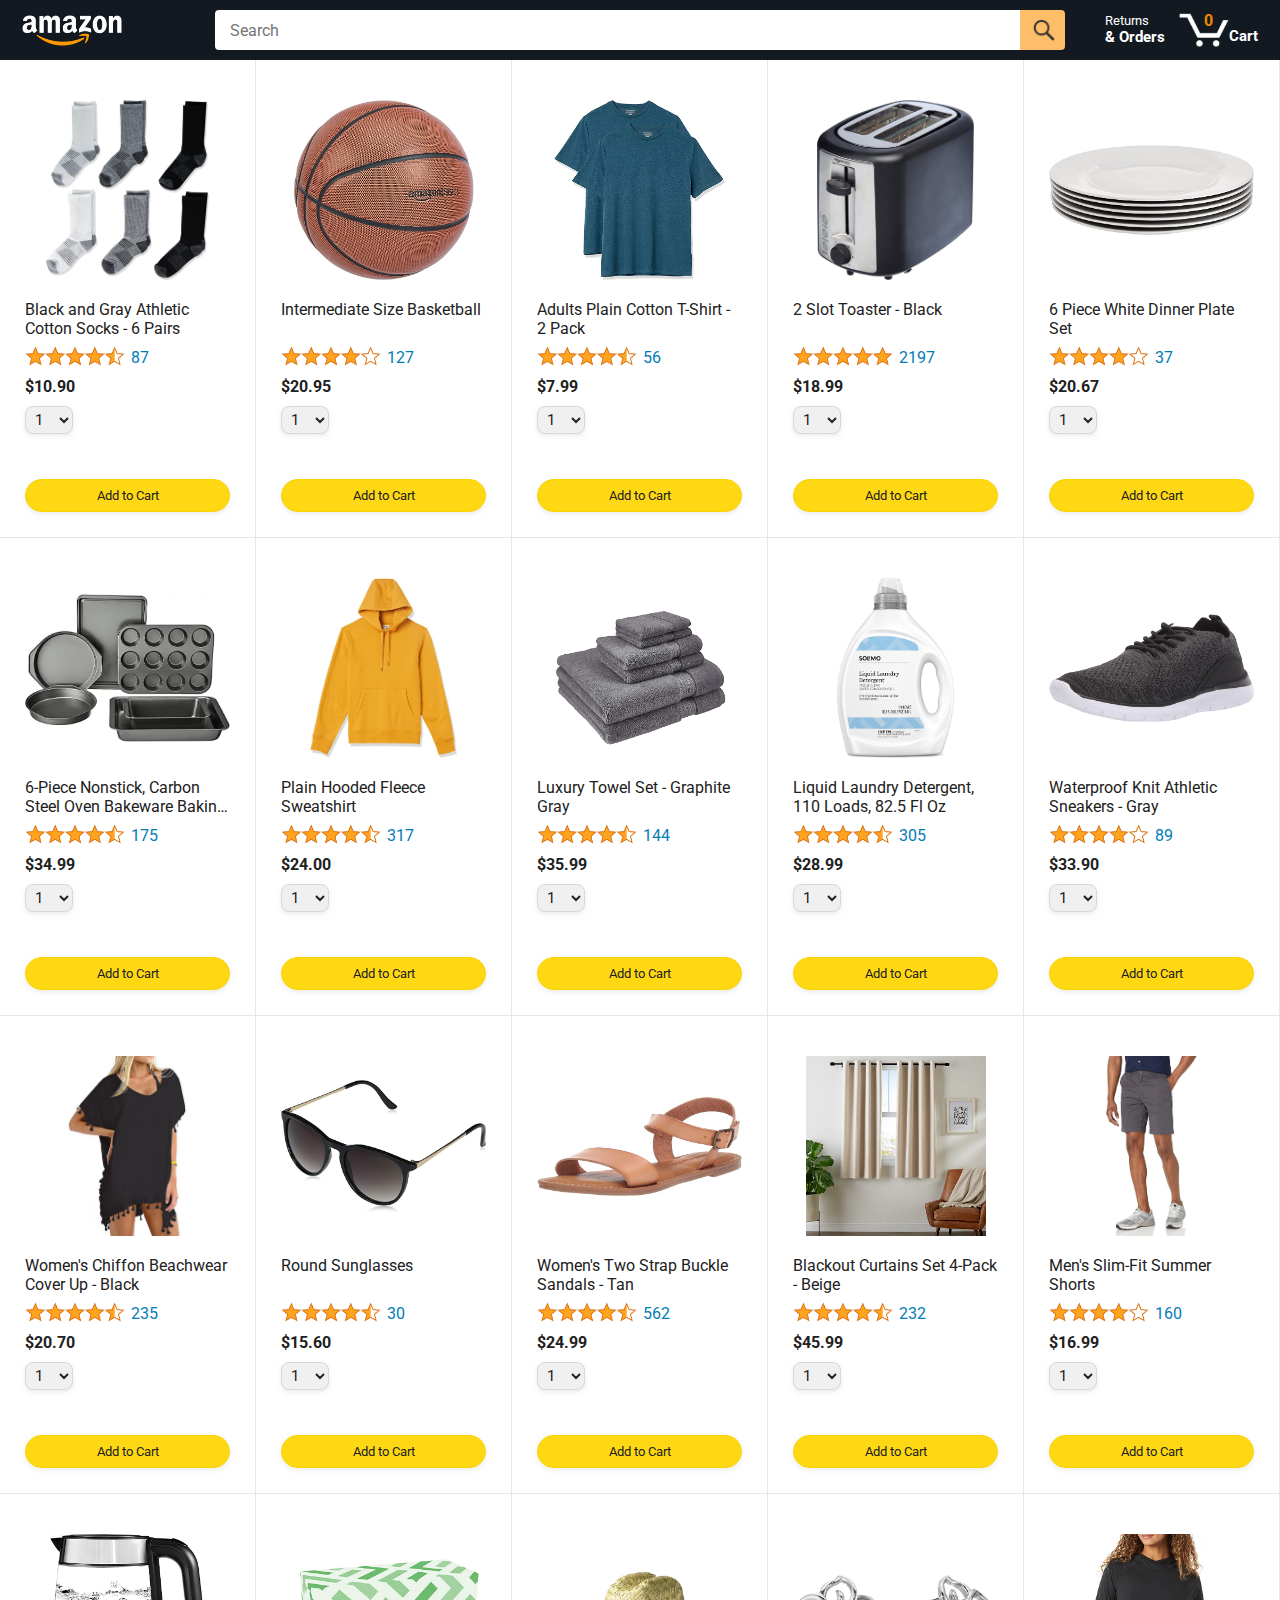
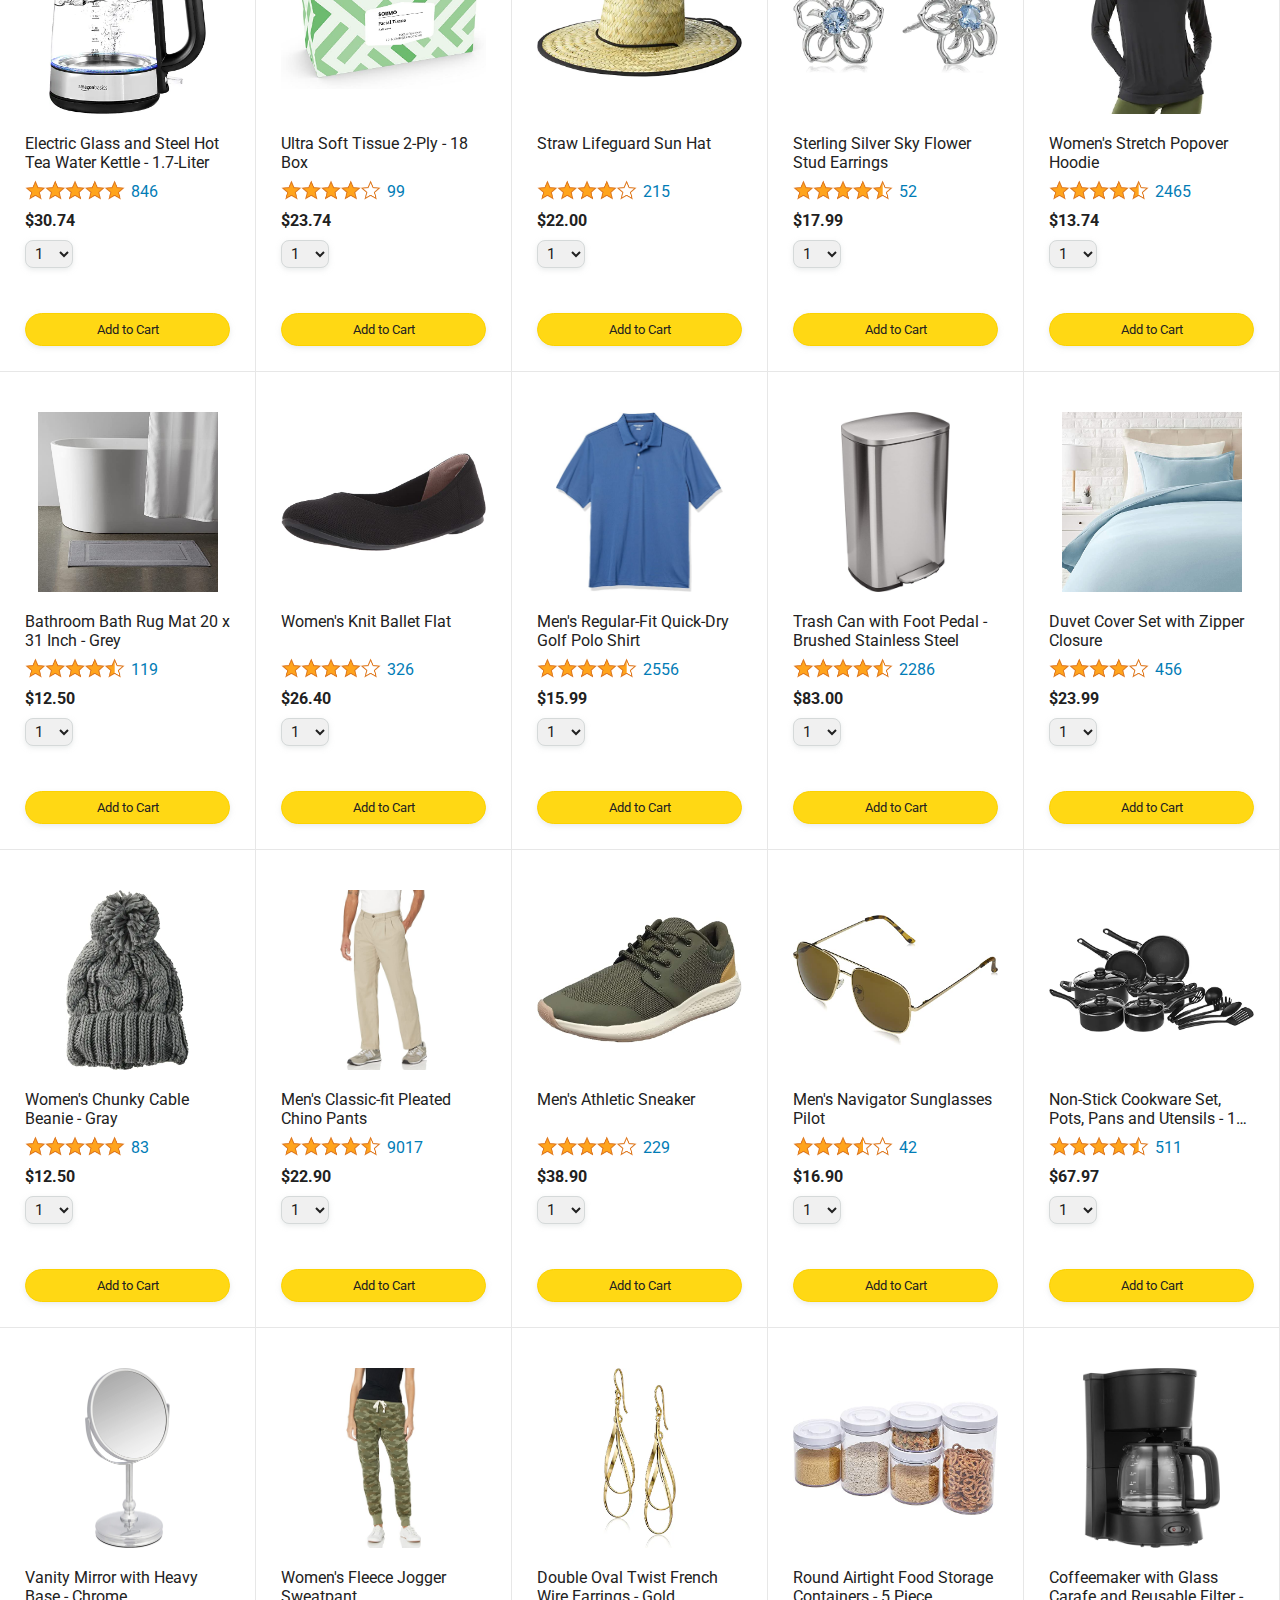
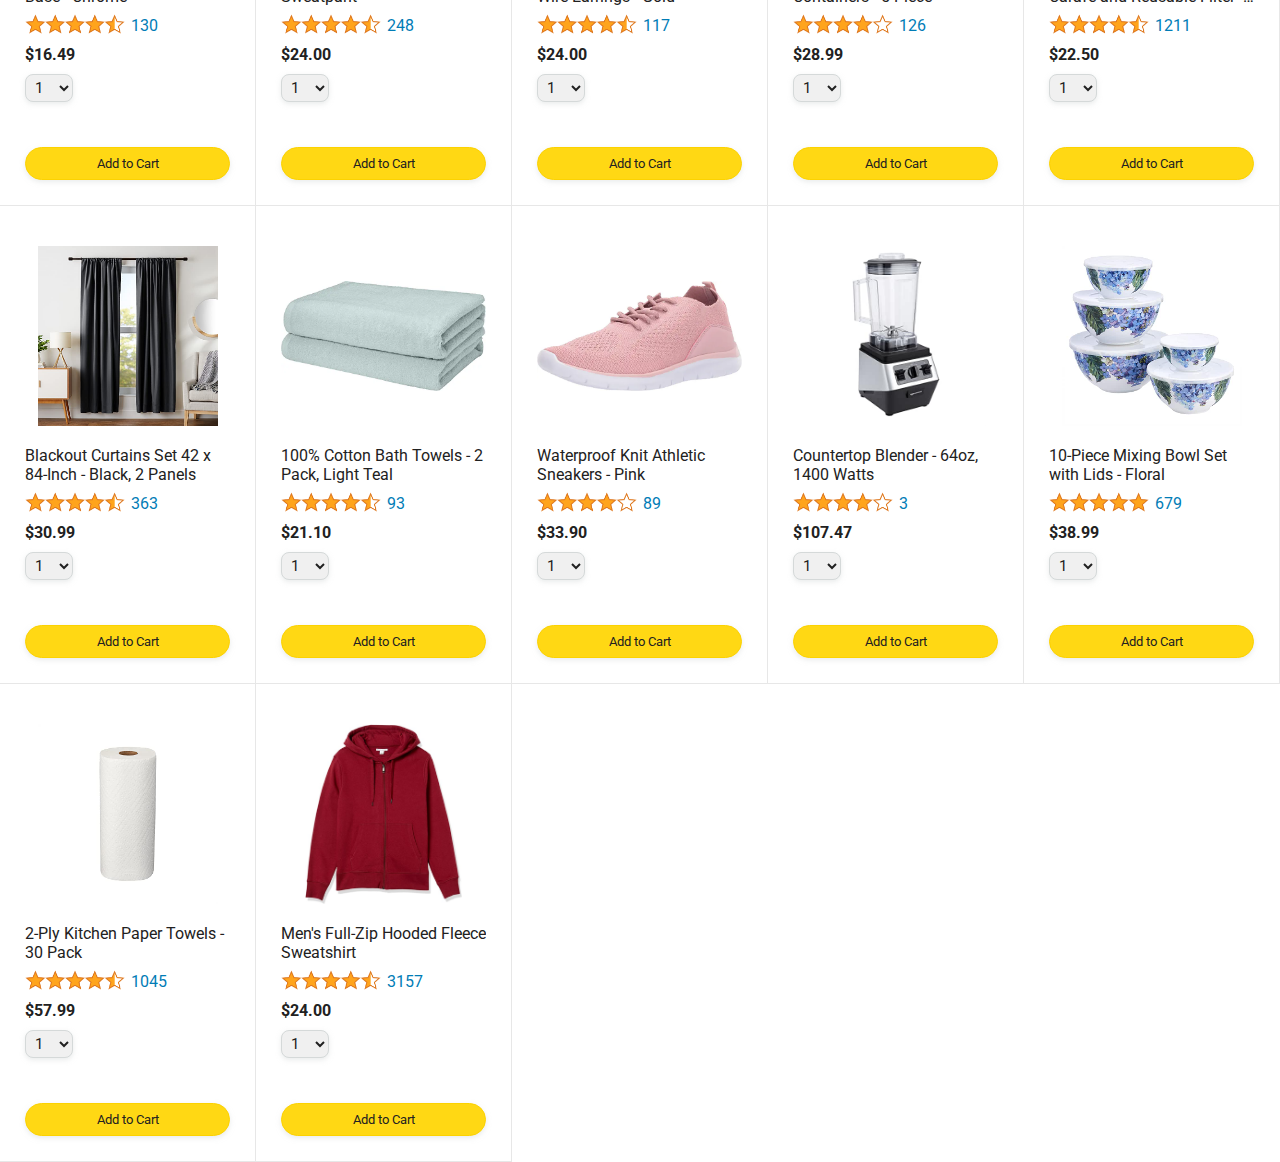
<file: amazon.html>
<!DOCTYPE html>
<html>
  <head>
    <title>Amazon Project</title>

    <!-- This code is needed for responsive design to work.
      (Responsive design = make the website look good on
      smaller screen sizes like a phone or a tablet). -->
    <meta name="viewport" content="width=device-width, initial-scale=1">

    <!-- Load a font called Roboto from Google Fonts. -->
    <link rel="preconnect" href="https://fonts.googleapis.com">
    <link rel="preconnect" href="https://fonts.gstatic.com" crossorigin>
    <link href="https://fonts.googleapis.com/css2?family=Roboto:wght@400;500;700&display=swap" rel="stylesheet">

    <!-- Here are the CSS files for this page. -->
    <link rel="stylesheet" href="styles/shared/general.css">
    <link rel="stylesheet" href="styles/shared/amazon-header.css">
    <link rel="stylesheet" href="styles/pages/amazon.css">
  </head>
  <body>
    <div class="amazon-header">
      <div class="amazon-header-left-section">
        <a href="amazon.html" class="header-link">
          <img class="amazon-logo"
            src="images/amazon-logo-white.png">
          <img class="amazon-mobile-logo"
            src="images/amazon-mobile-logo-white.png">
        </a>
      </div>

      <div class="amazon-header-middle-section">
        <input class="search-bar" type="text" placeholder="Search">

        <button class="search-button">
          <img class="search-icon" src="images/icons/search-icon.png">
        </button>
      </div>

      <div class="amazon-header-right-section">
        <a class="orders-link header-link" href="orders.html">
          <span class="returns-text">Returns</span>
          <span class="orders-text">& Orders</span>
        </a>

        <a class="cart-link header-link" href="checkout.html">
          <img class="cart-icon" src="images/icons/cart-icon.png">
          <div class="cart-quantity js-cart-quantity">0</div>
          <div class="cart-text">Cart</div>
        </a>
      </div>
    </div>

    <div class="main">
      <div class="products-grid js-products-grid">
      </div>
    </div>

    
    <script type="module" src="scripts/amazon.js"></script>
  </body>
</html>
</file>
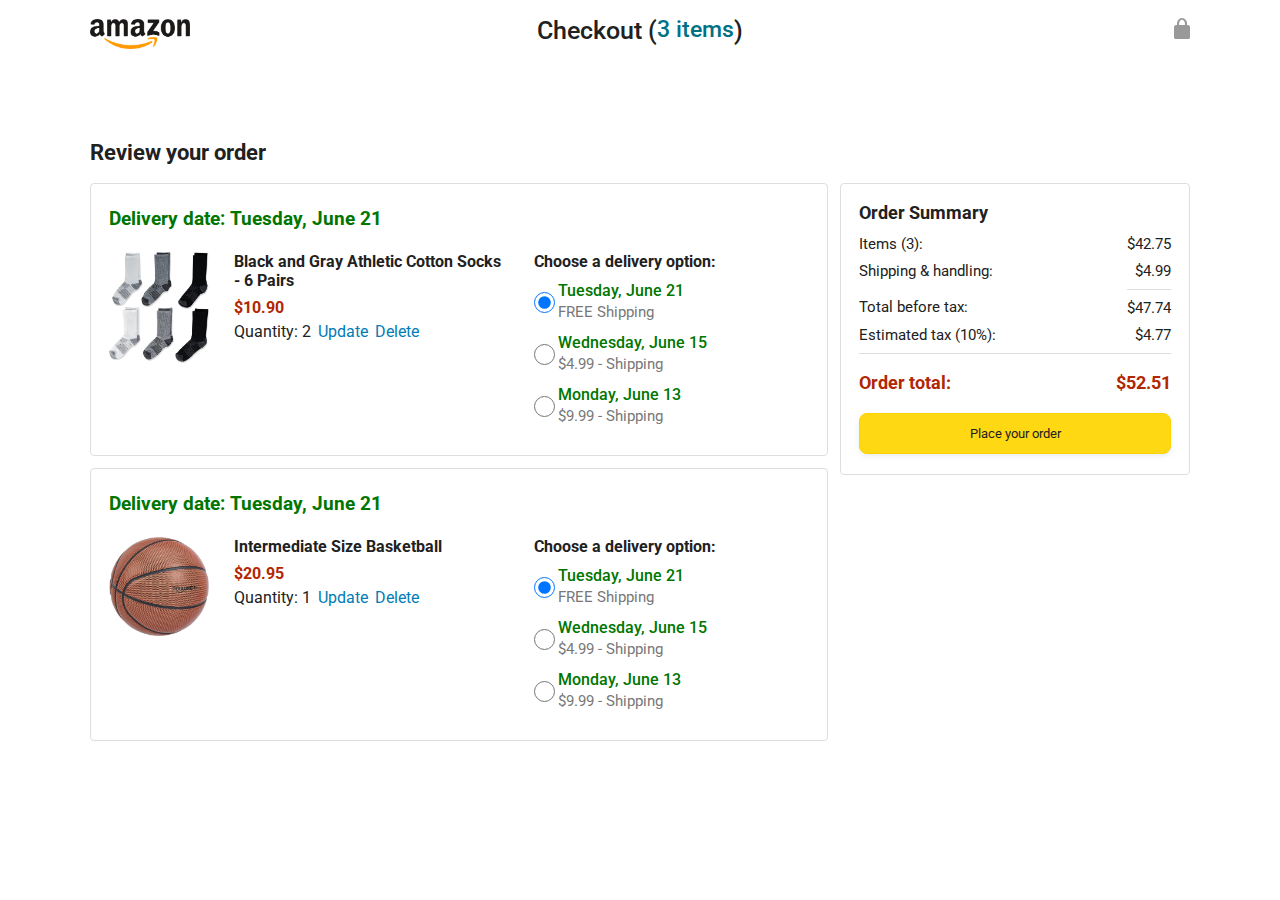
<file: checkout.html>
<!DOCTYPE html>
<html>
  <head>
    <title>Checkout</title>

    <!-- This code is needed for responsive design to work.
      (Responsive design = make the website look good on
      smaller screen sizes like a phone or a tablet). -->
    <meta name="viewport" content="width=device-width, initial-scale=1">

    <!-- Load a font called Roboto from Google Fonts. -->
    <link rel="preconnect" href="https://fonts.googleapis.com">
    <link rel="preconnect" href="https://fonts.gstatic.com" crossorigin>
    <link href="https://fonts.googleapis.com/css2?family=Roboto:wght@400;500;700&display=swap" rel="stylesheet">

    <!-- Here are the CSS files for this page. -->
    <link rel="stylesheet" href="styles/shared/general.css">
    <link rel="stylesheet" href="styles/pages/checkout/checkout-header.css">
    <link rel="stylesheet" href="styles/pages/checkout/checkout.css">
  </head>
  <body>
    <div class="checkout-header">
      <div class="header-content">
        <div class="checkout-header-left-section">
          <a href="amazon.html">
            <img class="amazon-logo" src="images/amazon-logo.png">
            <img class="amazon-mobile-logo" src="images/amazon-mobile-logo.png">
          </a>
        </div>

        <div class="checkout-header-middle-section">
          Checkout (<a class="return-to-home-link"
            href="amazon.html">3 items</a>)
        </div>

        <div class="checkout-header-right-section">
          <img src="images/icons/checkout-lock-icon.png">
        </div>
      </div>
    </div>

    <div class="main">
      <div class="page-title">Review your order</div>

      <div class="checkout-grid">
        <div class="order-summary js-order-summary">
          <div class="cart-item-container">
            <div class="delivery-date">
              Delivery date: Tuesday, June 21
            </div>

            <div class="cart-item-details-grid">
              <img class="product-image"
                src="images/products/athletic-cotton-socks-6-pairs.jpg">

              <div class="cart-item-details">
                <div class="product-name">
                  Black and Gray Athletic Cotton Socks - 6 Pairs
                </div>
                <div class="product-price">
                  $10.90
                </div>
                <div class="product-quantity">
                  <span>
                    Quantity: <span class="quantity-label">2</span>
                  </span>
                  <span class="update-quantity-link link-primary">
                    Update
                  </span>
                  <span class="delete-quantity-link link-primary">
                    Delete
                  </span>
                </div>
              </div>

              <div class="delivery-options">
                <div class="delivery-options-title">
                  Choose a delivery option:
                </div>
                <div class="delivery-option">
                  <input type="radio" checked
                    class="delivery-option-input"
                    name="delivery-option-1">
                  <div>
                    <div class="delivery-option-date">
                      Tuesday, June 21
                    </div>
                    <div class="delivery-option-price">
                      FREE Shipping
                    </div>
                  </div>
                </div>
                <div class="delivery-option">
                  <input type="radio"
                    class="delivery-option-input"
                    name="delivery-option-1">
                  <div>
                    <div class="delivery-option-date">
                      Wednesday, June 15
                    </div>
                    <div class="delivery-option-price">
                      $4.99 - Shipping
                    </div>
                  </div>
                </div>
                <div class="delivery-option">
                  <input type="radio"
                    class="delivery-option-input"
                    name="delivery-option-1">
                  <div>
                    <div class="delivery-option-date">
                      Monday, June 13
                    </div>
                    <div class="delivery-option-price">
                      $9.99 - Shipping
                    </div>
                  </div>
                </div>
              </div>
            </div>
          </div>

          <div class="cart-item-container">
            <div class="delivery-date">
              Delivery date: Wednesday, June 15
            </div>

            <div class="cart-item-details-grid">
              <img class="product-image"
                src="images/products/intermediate-composite-basketball.jpg">

              <div class="cart-item-details">
                <div class="product-name">
                  Intermediate Size Basketball
                </div>
                <div class="product-price">
                  $20.95
                </div>
                <div class="product-quantity">
                  <span>
                    Quantity: <span class="quantity-label">1</span>
                  </span>
                  <span class="update-quantity-link link-primary">
                    Update
                  </span>
                  <span class="delete-quantity-link link-primary">
                    Delete
                  </span>
                </div>
              </div>

              <div class="delivery-options">
                <div class="delivery-options-title">
                  Choose a delivery option:
                </div>

                <div class="delivery-option">
                  <input type="radio" class="delivery-option-input"
                    name="delivery-option-2">
                  <div>
                    <div class="delivery-option-date">
                      Tuesday, June 21
                    </div>
                    <div class="delivery-option-price">
                      FREE Shipping
                    </div>
                  </div>
                </div>
                <div class="delivery-option">
                  <input type="radio" checked class="delivery-option-input"
                    name="delivery-option-2">
                  <div>
                    <div class="delivery-option-date">
                      Wednesday, June 15
                    </div>
                    <div class="delivery-option-price">
                      $4.99 - Shipping
                    </div>
                  </div>
                </div>
                <div class="delivery-option">
                  <input type="radio" class="delivery-option-input"
                    name="delivery-option-2">
                  <div>
                    <div class="delivery-option-date">
                      Monday, June 13
                    </div>
                    <div class="delivery-option-price">
                      $9.99 - Shipping
                    </div>
                  </div>
                </div>
              </div>
            </div>
          </div>
        </div>

        <div class="payment-summary">
          <div class="payment-summary-title">
            Order Summary
          </div>

          <div class="payment-summary-row">
            <div>Items (3):</div>
            <div class="payment-summary-money">$42.75</div>
          </div>

          <div class="payment-summary-row">
            <div>Shipping &amp; handling:</div>
            <div class="payment-summary-money">$4.99</div>
          </div>

          <div class="payment-summary-row subtotal-row">
            <div>Total before tax:</div>
            <div class="payment-summary-money">$47.74</div>
          </div>

          <div class="payment-summary-row">
            <div>Estimated tax (10%):</div>
            <div class="payment-summary-money">$4.77</div>
          </div>

          <div class="payment-summary-row total-row">
            <div>Order total:</div>
            <div class="payment-summary-money">$52.51</div>
          </div>

          <button class="place-order-button button-primary">
            Place your order
          </button>
        </div>
      </div>
    </div>

    <script type="module" src="scripts/checkout.js"></script>

  </body>
</html>
</file>
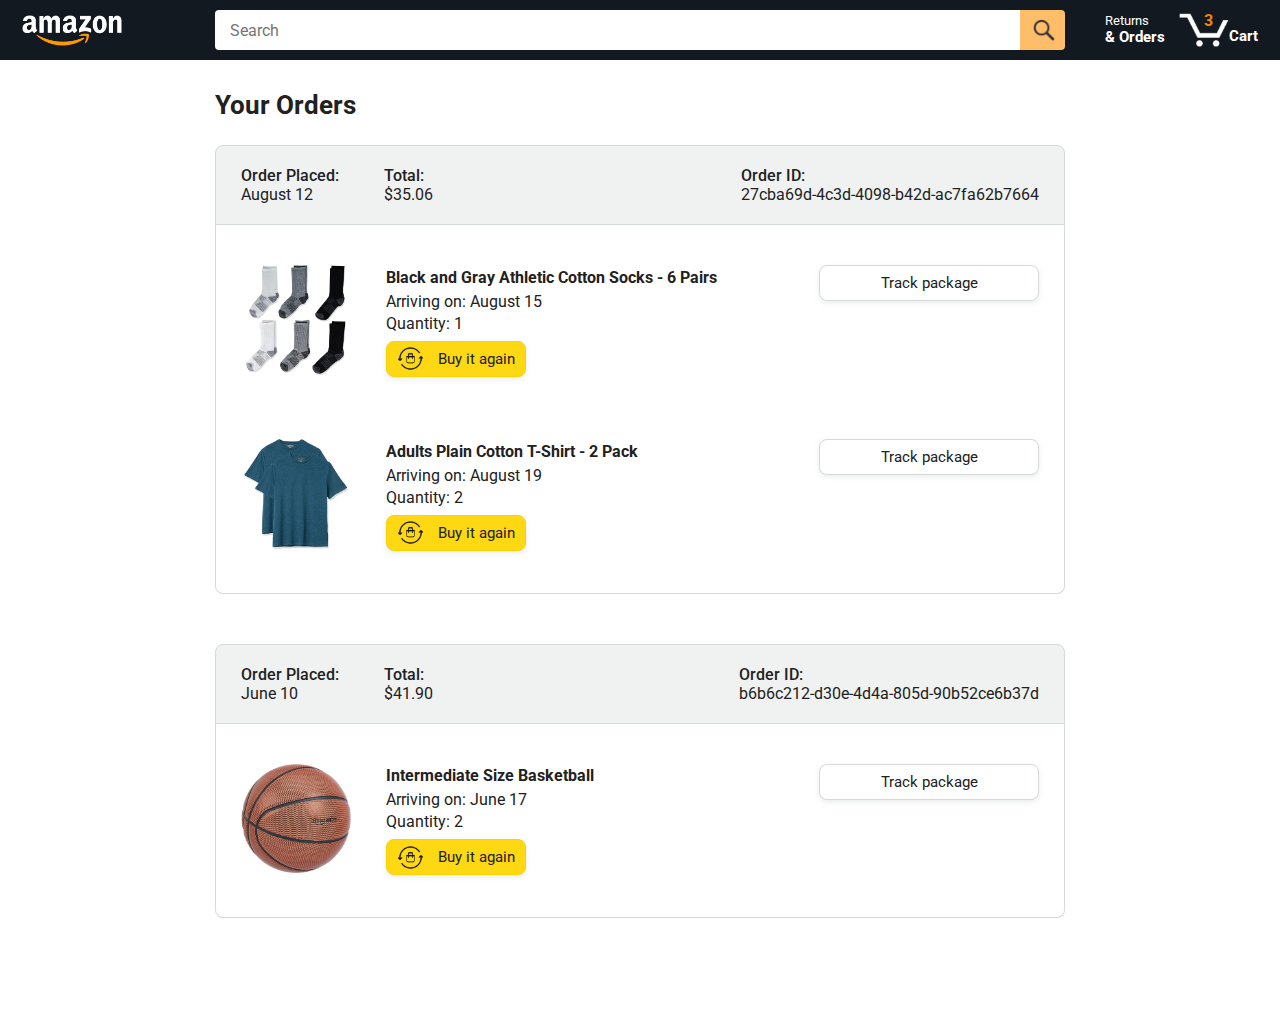
<file: orders.html>
<!DOCTYPE html>
<html>
  <head>
    <title>Orders</title>

    <!-- This code is needed for responsive design to work.
      (Responsive design = make the website look good on
      smaller screen sizes like a phone or a tablet). -->
    <meta name="viewport" content="width=device-width, initial-scale=1">

    <!-- Load a font called Roboto from Google Fonts. -->
    <link rel="preconnect" href="https://fonts.googleapis.com">
    <link rel="preconnect" href="https://fonts.gstatic.com" crossorigin>
    <link href="https://fonts.googleapis.com/css2?family=Roboto:wght@400;500;700&display=swap" rel="stylesheet">

    <!-- Here are the CSS files for this page. -->
    <link rel="stylesheet" href="styles/shared/general.css">
    <link rel="stylesheet" href="styles/shared/amazon-header.css">
    <link rel="stylesheet" href="styles/pages/orders.css">
  </head>
  <body>
    <div class="amazon-header">
      <div class="amazon-header-left-section">
        <a href="amazon.html" class="header-link">
          <img class="amazon-logo"
            src="images/amazon-logo-white.png">
          <img class="amazon-mobile-logo"
            src="images/amazon-mobile-logo-white.png">
        </a>
      </div>

      <div class="amazon-header-middle-section">
        <input class="search-bar" type="text" placeholder="Search">

        <button class="search-button">
          <img class="search-icon" src="images/icons/search-icon.png">
        </button>
      </div>

      <div class="amazon-header-right-section">
        <a class="orders-link header-link" href="orders.html">
          <span class="returns-text">Returns</span>
          <span class="orders-text">& Orders</span>
        </a>

        <a class="cart-link header-link" href="checkout.html">
          <img class="cart-icon" src="images/icons/cart-icon.png">
          <div class="cart-quantity">3</div>
          <div class="cart-text">Cart</div>
        </a>
      </div>
    </div>

    <div class="main">
      <div class="page-title">Your Orders</div>

      <div class="orders-grid">
        <div class="order-container">
          
          <div class="order-header">
            <div class="order-header-left-section">
              <div class="order-date">
                <div class="order-header-label">Order Placed:</div>
                <div>August 12</div>
              </div>
              <div class="order-total">
                <div class="order-header-label">Total:</div>
                <div>$35.06</div>
              </div>
            </div>

            <div class="order-header-right-section">
              <div class="order-header-label">Order ID:</div>
              <div>27cba69d-4c3d-4098-b42d-ac7fa62b7664</div>
            </div>
          </div>

          <div class="order-details-grid">
            <div class="product-image-container">
              <img src="images/products/athletic-cotton-socks-6-pairs.jpg">
            </div>

            <div class="product-details">
              <div class="product-name">
                Black and Gray Athletic Cotton Socks - 6 Pairs
              </div>
              <div class="product-delivery-date">
                Arriving on: August 15
              </div>
              <div class="product-quantity">
                Quantity: 1
              </div>
              <button class="buy-again-button button-primary">
                <img class="buy-again-icon" src="images/icons/buy-again.png">
                <span class="buy-again-message">Buy it again</span>
              </button>
            </div>

            <div class="product-actions">
              <a href="tracking.html">
                <button class="track-package-button button-secondary">
                  Track package
                </button>
              </a>
            </div>

            <div class="product-image-container">
              <img src="images/products/adults-plain-cotton-tshirt-2-pack-teal.jpg">
            </div>

            <div class="product-details">
              <div class="product-name">
                Adults Plain Cotton T-Shirt - 2 Pack
              </div>
              <div class="product-delivery-date">
                Arriving on: August 19
              </div>
              <div class="product-quantity">
                Quantity: 2
              </div>
              <button class="buy-again-button button-primary">
                <img class="buy-again-icon" src="images/icons/buy-again.png">
                <span class="buy-again-message">Buy it again</span>
              </button>
            </div>

            <div class="product-actions">
              <a href="tracking.html">
                <button class="track-package-button button-secondary">
                  Track package
                </button>
              </a>
            </div>
          </div>
        </div>

        <div class="order-container">

          <div class="order-header">
            <div class="order-header-left-section">
              <div class="order-date">
                <div class="order-header-label">Order Placed:</div>
                <div>June 10</div>
              </div>
              <div class="order-total">
                <div class="order-header-label">Total:</div>
                <div>$41.90</div>
              </div>
            </div>

            <div class="order-header-right-section">
              <div class="order-header-label">Order ID:</div>
              <div>b6b6c212-d30e-4d4a-805d-90b52ce6b37d</div>
            </div>
          </div>

          <div class="order-details-grid">
            <div class="product-image-container">
              <img src="images/products/intermediate-composite-basketball.jpg">
            </div>

            <div class="product-details">
              <div class="product-name">
                Intermediate Size Basketball
              </div>
              <div class="product-delivery-date">
                Arriving on: June 17
              </div>
              <div class="product-quantity">
                Quantity: 2
              </div>
              <button class="buy-again-button button-primary">
                <img class="buy-again-icon" src="images/icons/buy-again.png">
                <span class="buy-again-message">Buy it again</span>
              </button>
            </div>

            <div class="product-actions">
              <a href="tracking.html">
                <button class="track-package-button button-secondary">
                  Track package
                </button>
              </a>
            </div>
          </div>
        </div>
      </div>
    </div>
  </body>
</html>
</file>
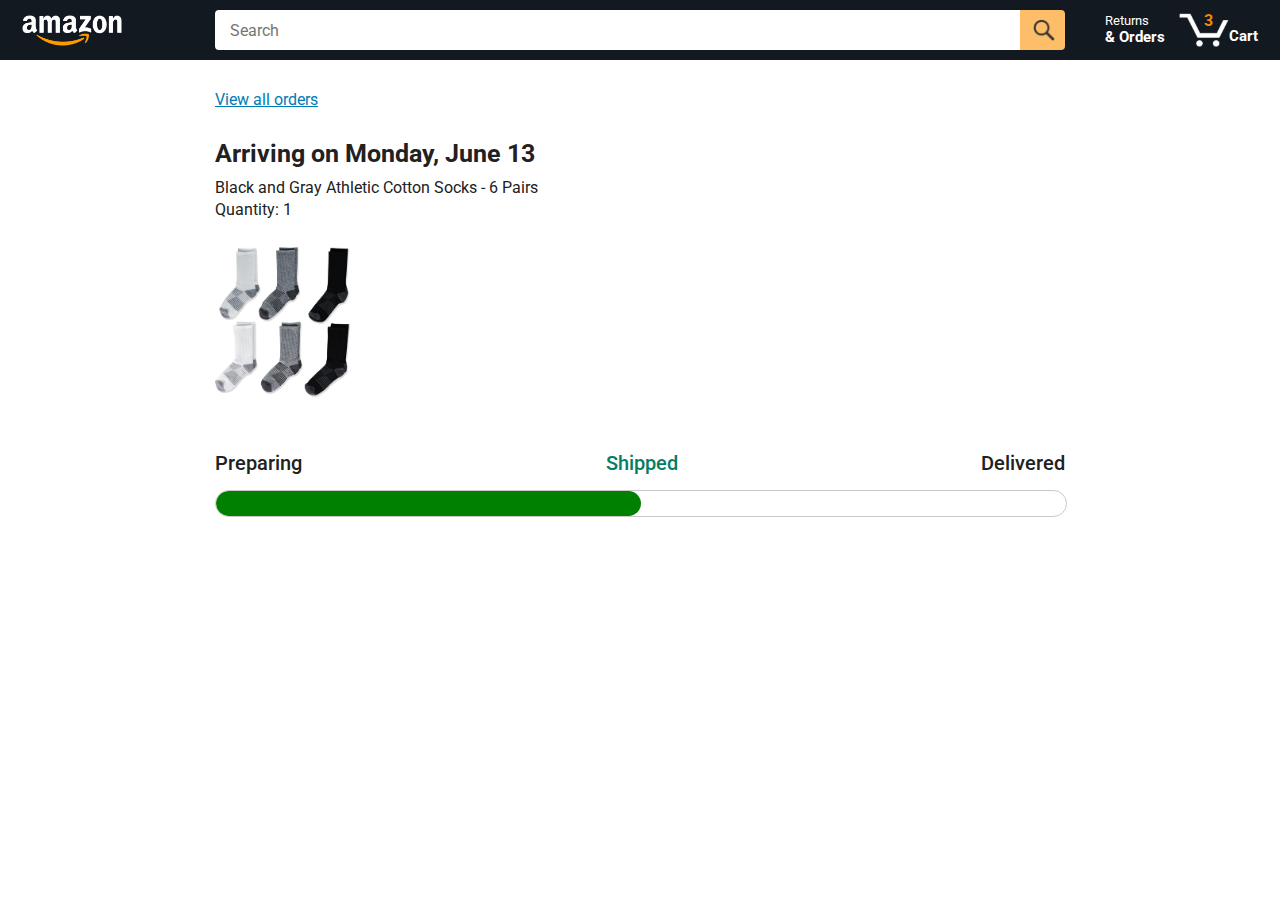
<file: tracking.html>
<!DOCTYPE html>
<html>
  <head>
    <title>Tracking</title>

    <!-- This code is needed for responsive design to work.
      (Responsive design = make the website look good on
      smaller screen sizes like a phone or a tablet). -->
    <meta name="viewport" content="width=device-width, initial-scale=1">

    <!-- Load a font called Roboto from Google Fonts. -->
    <link rel="preconnect" href="https://fonts.googleapis.com">
    <link rel="preconnect" href="https://fonts.gstatic.com" crossorigin>
    <link href="https://fonts.googleapis.com/css2?family=Roboto:wght@400;500;700&display=swap" rel="stylesheet">

    <!-- Here are the CSS files for this page. -->
    <link rel="stylesheet" href="styles/shared/general.css">
    <link rel="stylesheet" href="styles/shared/amazon-header.css">
    <link rel="stylesheet" href="styles/pages/tracking.css">
  </head>
  <body>
    <div class="amazon-header">
      <div class="amazon-header-left-section">
        <a href="amazon.html" class="header-link">
          <img class="amazon-logo"
            src="images/amazon-logo-white.png">
          <img class="amazon-mobile-logo"
            src="images/amazon-mobile-logo-white.png">
        </a>
      </div>

      <div class="amazon-header-middle-section">
        <input class="search-bar" type="text" placeholder="Search">

        <button class="search-button">
          <img class="search-icon" src="images/icons/search-icon.png">
        </button>
      </div>

      <div class="amazon-header-right-section">
        <a class="orders-link header-link" href="orders.html">
          <span class="returns-text">Returns</span>
          <span class="orders-text">& Orders</span>
        </a>

        <a class="cart-link header-link" href="checkout.html">
          <img class="cart-icon" src="images/icons/cart-icon.png">
          <div class="cart-quantity">3</div>
          <div class="cart-text">Cart</div>
        </a>
      </div>
    </div>

    <div class="main">
      <div class="order-tracking">
        <a class="back-to-orders-link link-primary" href="orders.html">
          View all orders
        </a>

        <div class="delivery-date">
          Arriving on Monday, June 13
        </div>

        <div class="product-info">
          Black and Gray Athletic Cotton Socks - 6 Pairs
        </div>

        <div class="product-info">
          Quantity: 1
        </div>

        <img class="product-image" src="images/products/athletic-cotton-socks-6-pairs.jpg">

        <div class="progress-labels-container">
          <div class="progress-label">
            Preparing
          </div>
          <div class="progress-label current-status">
            Shipped
          </div>
          <div class="progress-label">
            Delivered
          </div>
        </div>

        <div class="progress-bar-container">
          <div class="progress-bar"></div>
        </div>
      </div>
    </div>
  </body>
</html>
</file>
<file: styles/shared/general.css>
body {
  font-family: Roboto, Arial;
  color: rgb(33, 33, 33);
  /* The <body> element has a default margin of 8px
     on all sides. This removes the default margins. */
  margin: 0;
}

/* <p> elements have a default margin on the top
   and bottom. This removes the default margins. */
p {
  margin: 0;
}

button {
  cursor: pointer;
}

select {
  cursor: pointer;
}

input, select, button {
  font-family: Roboto, Arial;
}

.button-primary {
  color: rgb(33, 33, 33);
  background-color: rgb(255, 216, 20);
  border: 1px solid rgb(252, 210, 0);
  border-radius: 8px;
  cursor: pointer;
  box-shadow: 0 2px 5px rgba(213, 217, 217, 0.5);
}

.button-primary:hover {
  background-color: rgb(247, 202, 0);
  border: 1px solid rgb(242, 194, 0);
}

.button-primary:active {
  background: rgb(255, 216, 20);
  border-color: rgb(252, 210, 0);
  box-shadow: none;
}

.button-secondary {
  color: rgb(33, 33, 33);
  background: white;
  border: 1px solid rgb(213, 217, 217);
  border-radius: 8px;
  cursor: pointer;
  box-shadow: 0 2px 5px rgba(213, 217, 217, 0.5);
}

.button-secondary:hover {
  background-color: rgb(247, 250, 250);
}

.button-secondary:active {
  background-color: rgb(237, 253, 255);
  box-shadow: none;
}

/* These styles will limit text to 2 lines. Anything
   beyond 2 lines will be replaced with "..."
   You can find this code by using an A.I. tool or by
   searching in Google.
   https://css-tricks.com/almanac/properties/l/line-clamp/ */
.limit-text-to-2-lines {
  display: -webkit-box;
  -webkit-line-clamp: 2;
  -webkit-box-orient: vertical;
  overflow: hidden;
}

.link-primary {
  color: rgb(1, 124, 182);
  cursor: pointer;
}

.link-primary:hover {
  color: rgb(196, 80, 0);
}

/* Styles for dropdown selectors. */
select {
  color: rgb(33, 33, 33);
  background-color: rgb(240, 240, 240);
  border: 1px solid rgb(213, 217, 217);
  border-radius: 8px;
  padding: 3px 5px;
  font-size: 15px;
  cursor: pointer;
  box-shadow: 0 2px 5px rgba(213, 217, 217, 0.5);
}

select:focus,
input:focus {
  outline: 2px solid rgb(255, 153, 0);
}
</file>
<file: styles/shared/amazon-header.css>
.amazon-header {
  background-color: rgb(19, 25, 33);
  color: white;
  padding-left: 15px;
  padding-right: 15px;

  display: flex;
  align-items: center;
  justify-content: space-between;

  position: fixed;
  top: 0;
  left: 0;
  right: 0;
  height: 60px;
}

.amazon-header-left-section {
  width: 180px;
}

@media (max-width: 800px) {
  .amazon-header-left-section {
    width: unset;
  }
}

.header-link {
  display: inline-block;
  padding: 6px;
  border-radius: 2px;
  cursor: pointer;
  text-decoration: none;
  border: 1px solid rgba(0, 0, 0, 0);
}

.header-link:hover {
  border: 1px solid white;
}

.amazon-logo {
  width: 100px;
  margin-top: 5px;
}

.amazon-mobile-logo {
  display: none;
}

@media (max-width: 575px) {
  .amazon-logo {
    display: none;
  }

  .amazon-mobile-logo {
    display: block;
    height: 35px;
    margin-top: 5px;
  }
}

.amazon-header-middle-section {
  flex: 1;
  max-width: 850px;
  margin-left: 10px;
  margin-right: 10px;
  display: flex;
}

.search-bar {
  flex: 1;
  width: 0;
  font-size: 16px;
  height: 38px;
  padding-left: 15px;
  border: none;
  border-top-left-radius: 4px;
  border-bottom-left-radius: 4px;
  border-top-right-radius: 0;
  border-bottom-right-radius: 0;
}

.search-button {
  background-color: rgb(254, 189, 105);
  border: none;
  width: 45px;
  height: 40px;
  border-top-right-radius: 4px;
  border-bottom-right-radius: 4px;
  flex-shrink: 0;
}

.search-icon {
  height: 22px;
  margin-left: 2px;
  margin-top: 3px;
}

.amazon-header-right-section {
  width: 180px;
  flex-shrink: 0;
  display: flex;
  justify-content: end;
}

.orders-link {
  color: white;
}

.returns-text {
  display: block;
  font-size: 13px;
}

.orders-text {
  display: block;
  font-size: 15px;
  font-weight: 700;
}

.cart-link {
  color: white;
  display: flex;
  align-items: center;
  position: relative;
}

.cart-icon {
  width: 50px;
}

.cart-text {
  margin-top: 12px;
  font-size: 15px;
  font-weight: 700;
}

.cart-quantity {
  color: rgb(240, 136, 4);
  font-size: 16px;
  font-weight: 700;

  position: absolute;
  top: 4px;
  left: 22px;
  
  width: 26px;
  text-align: center;
}
</file>
<file: styles/pages/amazon.css>
.main {
  margin-top: 60px;
}

.products-grid {
  display: grid;

  /* - In CSS Grid, 1fr means a column will take up the
       remaining space in the grid.
     - If we write 1fr 1fr ... 1fr; 8 times, this will
       divide the grid into 8 columns, each taking up an
       equal amount of the space.
     - repeat(8, 1fr); is a shortcut for repeating "1fr"
       8 times (instead of typing out "1fr" 8 times).
       repeat(...) is a special property that works with
       display: grid; */
  grid-template-columns: repeat(8, 1fr);
}

/* @media is used to create responsive design (making the
   website look good on any screen size). This @media
   means when the screen width is 2000px or less, we
   will divide the grid into 7 columns instead of 8. */
@media (max-width: 2000px) {
  .products-grid {
    grid-template-columns: repeat(7, 1fr);
  }
}

/* This @media means when the screen width is 1600px or
   less, we will divide the grid into 6 columns. */
@media (max-width: 1600px) {
  .products-grid {
    grid-template-columns: repeat(6, 1fr);
  }
}

@media (max-width: 1300px) {
  .products-grid {
    grid-template-columns: repeat(5, 1fr);
  }
}

@media (max-width: 1000px) {
  .products-grid {
    grid-template-columns: repeat(4, 1fr);
  }
}

@media (max-width: 800px) {
  .products-grid {
    grid-template-columns: repeat(3, 1fr);
  }
}

@media (max-width: 575px) {
  .products-grid {
    grid-template-columns: repeat(2, 1fr);
  }
}

@media (max-width: 450px) {
  .products-grid {
    grid-template-columns: 1fr;
  }
}

.product-container {
  padding-top: 40px;
  padding-bottom: 25px;
  padding-left: 25px;
  padding-right: 25px;

  border-right: 1px solid rgb(231, 231, 231);
  border-bottom: 1px solid rgb(231, 231, 231);

  display: flex;
  flex-direction: column;
}

.product-image-container {
  display: flex;
  justify-content: center;
  align-items: center;

  height: 180px;
  margin-bottom: 20px;
}

.product-image {
  /* Images will overflow their container by default. To
    prevent this, we set max-width and max-height to 100%
    so they stay inside their container. */
  max-width: 100%;
  max-height: 100%;
}

.product-name {
  height: 40px;
  margin-bottom: 5px;
}

.product-rating-container {
  display: flex;
  align-items: center;
  margin-bottom: 10px;
}

.product-rating-stars {
  width: 100px;
  margin-right: 6px;
}

.product-rating-count {
  color: rgb(1, 124, 182);
  cursor: pointer;
  margin-top: 3px;
}

.product-price {
  font-weight: 700;
  margin-bottom: 10px;
}

.product-quantity-container {
  margin-bottom: 17px;
}

.product-spacer {
  flex: 1;
}

.added-to-cart {
  color: rgb(6, 125, 98);
  font-size: 16px;

  display: flex;
  align-items: center;
  margin-bottom: 8px;

  /* At first, the "Added to cart" message will
     be invisible. Use JavaScript to change the
     opacity and make it visible. */
  opacity: 0;
}

.added-to-cart img {
  height: 20px;
  margin-right: 5px;
}

.add-to-cart-button {
  width: 100%;
  padding: 8px;
  border-radius: 50px;
}
</file>
<file: styles/pages/checkout/checkout-header.css>
.checkout-header {
  height: 60px;
  padding-left: 30px;
  padding-right: 30px;
  background-color: white;

  display: flex;
  justify-content: center;

  position: fixed;
  top: 0;
  left: 0;
  right: 0;
  z-index: 1000;
}

.header-content {
  width: 100%;
  max-width: 1100px;

  display: flex;
  align-items: center;
}

.checkout-header-left-section {
  width: 150px;
}

.amazon-logo {
  width: 100px;
  margin-top: 12px;
}

.amazon-mobile-logo {
  display: none;
}

/* @media is used to create responsive design (making the
   website look good on any screen size). This @media
   means when the screen width is 575px or less, different
   styles (inside the {...}) will be applied. */
@media (max-width: 575px) {
  .checkout-header-left-section {
    width: auto;
  }

  .amazon-logo {
    display: none;
  }

  .amazon-mobile-logo {
    display: inline-block;
    height: 35px;
    margin-top: 5px;
  }
}

.checkout-header-middle-section {
  flex: 1;
  flex-shrink: 0;
  text-align: center;

  font-size: 25px;
  font-weight: 500;

  display: flex;
  justify-content: center;
}

.return-to-home-link {
  color: rgb(0, 113, 133);
  font-size: 23px;
  text-decoration: none;
  cursor: pointer;
}

@media (max-width: 1000px) {
  .checkout-header-middle-section {
    font-size: 20px;
    margin-right: 60px;
  }

  .return-to-home-link {
    font-size: 18px;
  }
}

@media (max-width: 575px) {
  .checkout-header-middle-section {
    margin-right: 5px;
  }
}

.checkout-header-right-section {
  text-align: right;
  width: 150px;
}

@media (max-width: 1000px) {
  .checkout-header-right-section {
    width: auto;
  }
}
</file>
<file: styles/pages/checkout/checkout.css>
.main {
  max-width: 1100px;
  padding-left: 30px;
  padding-right: 30px;

  margin-top: 140px;
  margin-bottom: 100px;

  /* margin-left: auto;
     margin-right auto;
     Is a trick for centering an element horizontally
     without needing a container. */
  margin-left: auto;
  margin-right: auto;
}

.page-title {
  font-weight: 700;
  font-size: 22px;
  margin-bottom: 18px;
}

.checkout-grid {
  display: grid;
  /* Here, 1fr means the first column will take
     up the remaining space in the grid. */
  grid-template-columns: 1fr 350px;
  column-gap: 12px;

  /* Use align-items: start; to prevent the elements
     in the grid from stretching vertically. */
  align-items: start;
}

@media (max-width: 1000px) {
  .main {
    max-width: 500px;
  }

  .checkout-grid {
    grid-template-columns: 1fr;
  }
}

.cart-item-container,
.payment-summary {
  border: 1px solid rgb(222, 222, 222);
  border-radius: 4px;
  padding: 18px;
}

.cart-item-container {
  margin-bottom: 12px;
}

.payment-summary {
  padding-bottom: 5px;
}

@media (max-width: 1000px) {
  .payment-summary {
    /* grid-row: 1 means this element will be placed into row
      1 in the grid. (Normally, the row that an element is
      placed in is determined by the order of the elements in
      the HTML. grid-row overrides this default ordering). */
    grid-row: 1;
    margin-bottom: 12px;
  }
}

.delivery-date {
  color: rgb(0, 118, 0);
  font-weight: 700;
  font-size: 19px;
  margin-top: 5px;
  margin-bottom: 22px;
}

.cart-item-details-grid {
  display: grid;
  /* 100px 1fr 1fr; means the 2nd and 3rd column will
     take up half the remaining space in the grid
     (they will divide up the remaining space evenly). */
  grid-template-columns: 100px 1fr 1fr;
  column-gap: 25px;
}

@media (max-width: 1000px) {
  .cart-item-details-grid {
    grid-template-columns: 100px 1fr;
    row-gap: 30px;
  }
}

.product-image {
  max-width: 100%;
  max-height: 120px;

  /* margin-left: auto;
     margin-right auto;
     Is a trick for centering an element horizontally
     without needing a container. */
  margin-left: auto;
  margin-right: auto;
}

.product-name {
  font-weight: 700;
  margin-bottom: 8px;
}

.product-price {
  color: rgb(177, 39, 4);
  font-weight: 700;
  margin-bottom: 5px;
}

.product-quantity .link-primary {
  margin-left: 3px;
}

@media (max-width: 1000px) {
  .delivery-options {
    /* grid-column: 1 means this element will be placed
       in column 1 in the grid. (Normally, the column that
       an element is placed in is determined by the order
       of the elements in the HTML. grid-column overrides
       this default ordering).
       
       / span 2 means this element will take up 2 columns
       in the grid (Normally, each element takes up 1
       column in the grid). */
    grid-column: 1 / span 2;
  }
}

.delivery-options-title {
  font-weight: 700;
  margin-bottom: 10px;
}

.delivery-option {
  display: grid;
  grid-template-columns: 24px 1fr;
  margin-bottom: 12px;
  cursor: pointer;
}

.delivery-option-input {
  margin-left: 0px;
  cursor: pointer;
}

.delivery-option-date {
  color: rgb(0, 118, 0);
  font-weight: 500;
  margin-bottom: 3px;
}

.delivery-option-price {
  color: rgb(120, 120, 120);
  font-size: 15px;
}

.payment-summary-title {
  font-weight: 700;
  font-size: 18px;
  margin-bottom: 12px;
}

.payment-summary-row {
  display: grid;
  /* 1fr auto; means the width of the 2nd column will be
     determined by the elements inside the column (auto).
     The 1st column will take up the remaining space. */
  grid-template-columns: 1fr auto;

  font-size: 15px;
  margin-bottom: 9px;
}

.payment-summary-money {
  text-align: right;
}

.subtotal-row .payment-summary-money {
  border-top: 1px solid rgb(222, 222, 222);
}

.subtotal-row div {
  padding-top: 9px;
}

.total-row {
  color: rgb(177, 39, 4);
  font-weight: 700;
  font-size: 18px;

  border-top: 1px solid rgb(222, 222, 222);
  padding-top: 18px;
}

.place-order-button {
  width: 100%;
  padding-top: 12px;
  padding-bottom: 12px;
  border-radius: 8px;

  margin-top: 11px;
  margin-bottom: 15px;
}
</file>
<file: styles/pages/orders.css>
.main {
  max-width: 850px;
  margin-top: 90px;
  margin-bottom: 100px;
  padding-left: 20px;
  padding-right: 20px;

  /* margin-left: auto;
     margin-right auto;
     Is a trick for centering an element horizontally
     without needing a container. */
  margin-left: auto;
  margin-right: auto;
}

.page-title {
  font-weight: 700;
  font-size: 26px;
  margin-bottom: 25px;
}

.orders-grid {
  display: grid;
  grid-template-columns: 1fr;
  row-gap: 50px;
}

.order-header {
  background-color: rgb(240, 242, 242);
  border: 1px solid rgb(213, 217, 217);

  display: flex;
  align-items: center;
  justify-content: space-between;

  padding: 20px 25px;
  border-top-left-radius: 8px;
  border-top-right-radius: 8px;
}

.order-header-left-section {
  display: flex;
  flex-shrink: 0;
}

.order-header-label {
  font-weight: 500;
}

.order-date,
.order-total {
  margin-right: 45px;
}

.order-header-right-section {
  flex-shrink: 1;
}

@media (max-width: 575px) {
  .order-header {
    flex-direction: column;
    align-items: start;
    line-height: 23px;
    padding: 15px;
  }

  .order-header-left-section {
    flex-direction: column;
  }

  .order-header-label {
    margin-right: 5px;
  }

  .order-date,
  .order-total {
    display: grid;
    grid-template-columns: auto 1fr;
    margin-right: 0;
  }

  .order-header-right-section {
    display: grid;
    grid-template-columns: auto 1fr;
  }
}

.order-details-grid {
  padding: 40px 25px;
  border: 1px solid rgb(213, 217, 217);
  border-top: none;
  border-bottom-left-radius: 8px;
  border-bottom-right-radius: 8px;

  display: grid;
  grid-template-columns: 110px 1fr 220px;
  column-gap: 35px;
  row-gap: 60px;
  align-items: center;
}

@media (max-width: 800px) {
  .order-details-grid {
    grid-template-columns: 110px 1fr;
    row-gap: 0;
    padding-bottom: 8px;
  }
}

@media (max-width: 450px) {
  .order-details-grid {
    grid-template-columns: 1fr;
  }
}

.product-image-container {
  text-align: center;
}

.product-image-container img {
  max-width: 110px;
  max-height: 110px;
}

.product-name {
  font-weight: 700;
  margin-bottom: 5px;
}

.product-delivery-date {
  margin-bottom: 3px;
}

.product-quantity {
  margin-bottom: 8px;
}

.buy-again-button {
  font-size: 15px;
  width: 140px;
  height: 36px;
  border-radius: 8px;

  display: flex;
  align-items: center;
  justify-content: center;
}

.buy-again-icon {
  width: 25px;
  margin-right: 15px;
}

.product-actions {
  align-self: start;
}

.track-package-button {
  width: 100%;
  font-size: 15px;
  padding: 8px;
}

@media (max-width: 800px) {
  .buy-again-button {
    margin-bottom: 10px;
  }

  .product-actions {
    /* grid-column: 2 means this element will be placed
       in column 2 in the grid. (Normally, the column that
       an element is placed in is determined by the order
       of the elements in the HTML. grid-column overrides
       this default ordering). */
    grid-column: 2;
    margin-bottom: 30px;
  }

  .track-package-button {
    width: 140px;
  }
}

@media (max-width: 450px) {
  .product-image-container {
    text-align: center;
    margin-bottom: 25px;
  }

  .product-image-container img {
    max-width: 150px;
    max-height: 150px;
  }

  .product-name {
    margin-bottom: 10px;
  }

  .product-quantity {
    margin-bottom: 15px;
  }

  .buy-again-button {
    width: 100%;
    margin-bottom: 15px;
  }

  .product-actions {
    /* grid-column: auto; undos grid-column: 2; from above.
       This element will now be placed in its normal column
       in the grid. */
    grid-column: auto;
    margin-bottom: 70px;
  }

  .track-package-button {
    width: 100%;
    padding: 12px;
  }
}
</file>
<file: styles/pages/tracking.css>
.main {
  max-width: 850px;
  margin-top: 90px;
  margin-bottom: 100px;
  padding-left: 30px;
  padding-right: 30px;

  /* margin-left: auto;
     margin-right auto;
     Is a trick for centering an element horizontally
     without needing a container. */
  margin-left: auto;
  margin-right: auto;
}

.back-to-orders-link {
  display: inline-block;
  margin-bottom: 30px;
}

.delivery-date {
  font-size: 25px;
  font-weight: 700;
  margin-bottom: 10px;
}

.product-info {
  margin-bottom: 3px;
}

.product-image {
  max-width: 150px;
  max-height: 150px;
  margin-top: 25px;
  margin-bottom: 50px;
}

.progress-labels-container {
  display: flex;
  justify-content: space-between;
  font-size: 20px;
  font-weight: 500;
  margin-bottom: 15px;
}

.current-status {
  color: rgb(6, 125, 98);
}

@media (max-width: 575px) {
  .progress-labels-container {
    font-size: 16px;
  }
}

@media (max-width: 450px) {
  .progress-labels-container {
    flex-direction: column;
    margin-bottom: 5px;
  }

  .progress-label {
    margin-bottom: 3px;
  }
}

.progress-bar-container {
  height: 25px;
  width: 100%;

  border: 1px solid rgb(200, 200, 200);
  border-radius: 50px;
  overflow: hidden;
}

.progress-bar {
  height: 100%;
  background-color: green;
  border-radius: 50px;
  width: 50%;
}
</file>
